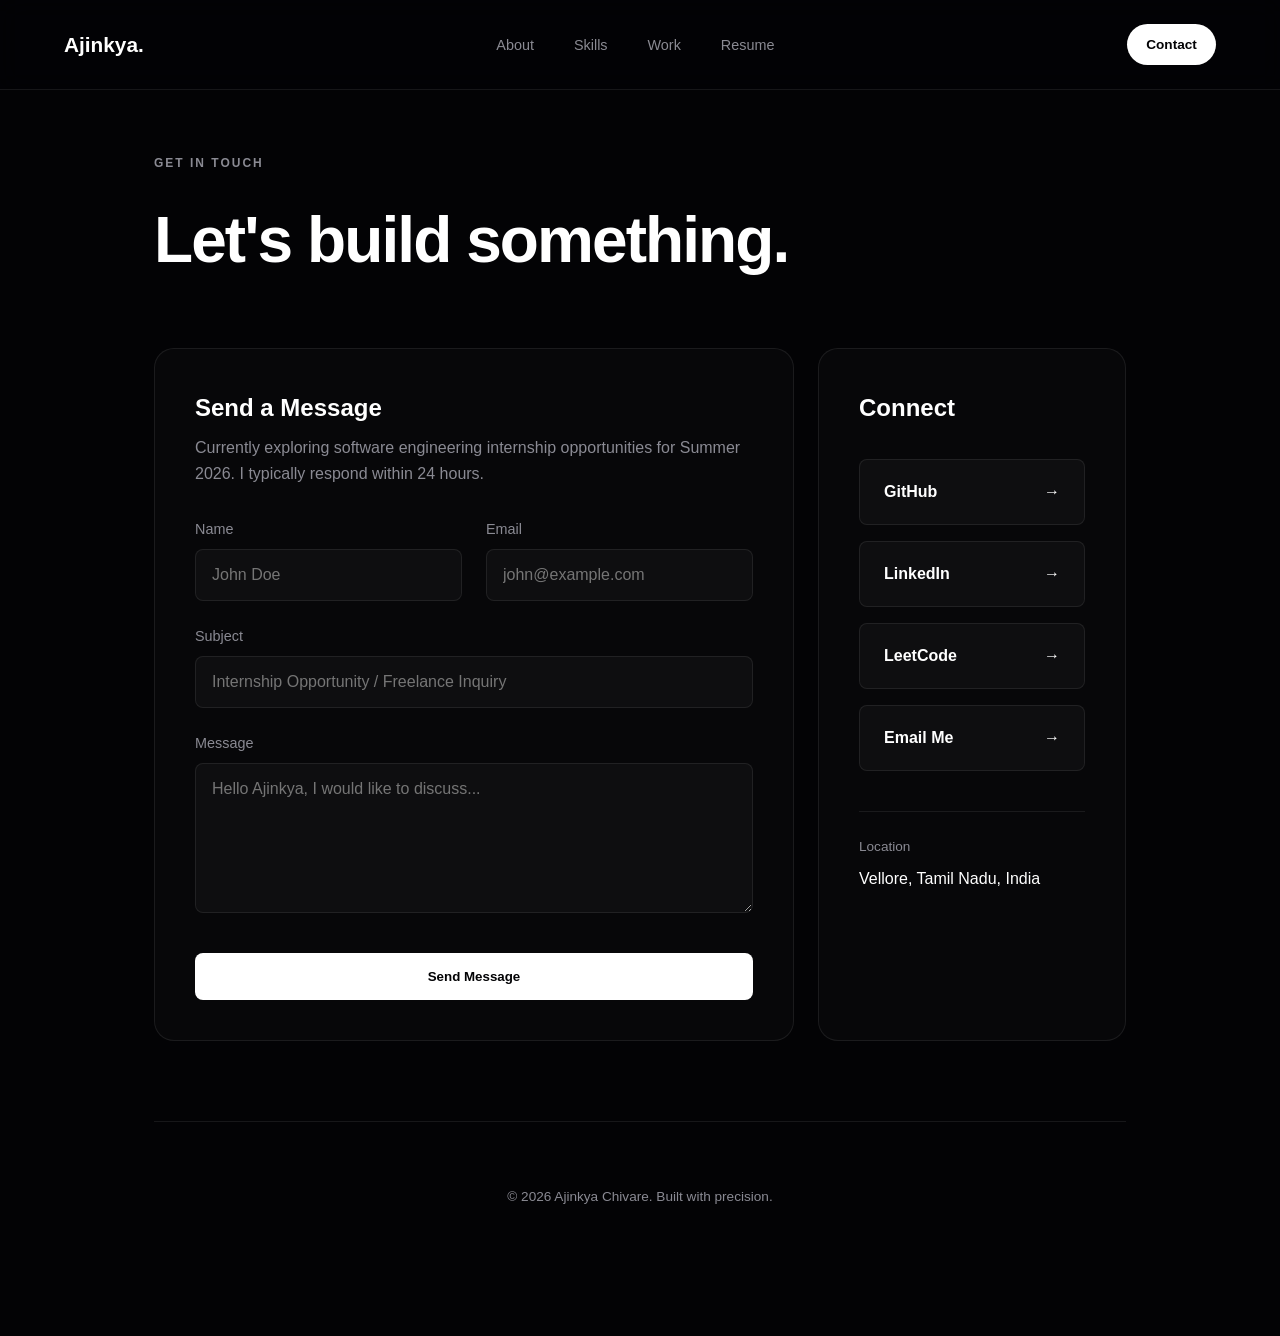
<file: contact.html>
<!DOCTYPE html>
<html lang="en">
<head>
  <meta charset="UTF-8">
  <meta name="viewport" content="width=device-width, initial-scale=1.0">
  <title>Ajinkya Chivare | Contact</title>
  <link rel="stylesheet" href="style.css">
  <style>
    /* Contact Page Specific Styles */
    .contact-form {
      display: flex;
      flex-direction: column;
      gap: 1.5rem;
    }
    
    .form-group {
      display: flex;
      flex-direction: column;
      gap: 0.5rem;
    }

    .form-group label {
      font-size: 0.9rem;
      color: var(--muted);
      font-weight: 500;
    }

    .form-input {
      background: rgba(255, 255, 255, 0.03);
      border: 1px solid var(--border);
      border-radius: var(--radius-sm);
      padding: 1rem;
      color: var(--text);
      font-family: inherit;
      font-size: 1rem;
      transition: border-color 0.3s ease, background 0.3s ease;
    }

    .form-input:focus {
      outline: none;
      border-color: #4f8ef7;
      background: rgba(79, 142, 247, 0.05);
    }

    textarea.form-input {
      resize: vertical;
      min-height: 150px;
    }

    .social-btn {
      display: flex;
      align-items: center;
      justify-content: space-between;
      padding: 1.2rem 1.5rem;
      background: rgba(255, 255, 255, 0.03);
      border: 1px solid var(--border);
      border-radius: var(--radius-sm);
      color: var(--text);
      text-decoration: none;
      font-weight: 600;
      margin-bottom: 1rem;
      transition: all 0.3s ease;
    }

    .social-btn:hover {
      background: rgba(255, 255, 255, 0.08);
      transform: translateY(-3px);
    }

    /* Specific Brand Hover Colors */
    .github-btn:hover { border-color: #ffffff; box-shadow: 0 5px 15px rgba(255,255,255,0.1); }
    .linkedin-btn:hover { border-color: #0077b5; box-shadow: 0 5px 15px rgba(0, 119, 181, 0.2); }
    .leetcode-btn:hover { border-color: #ffa116; box-shadow: 0 5px 15px rgba(255, 161, 22, 0.2); }
    .email-btn:hover { border-color: #ea4335; box-shadow: 0 5px 15px rgba(234, 67, 53, 0.2); }
  </style>
</head>
<body>

<nav>
  <a href="index.html" class="nav-logo">Ajinkya.</a>
  <ul class="nav-links">
    <li><a href="index.html">About</a></li>
    <li><a href="skills.html">Skills</a></li>
    <li><a href="projects.html">Work</a></li>
    <li><a href="resume.html">Resume</a></li>
  </ul>
  <a href="contact.html" class="nav-cta">Contact</a>
</nav>

<div class="container">
  <main>
    <p class="section-label">Get in Touch</p>
    <h1 class="section-title">Let's build something.</h1>

    <div class="bento-grid">
      
      <div class="bento-card col-8">
        <h3 style="font-size: 1.5rem; margin-bottom: 0.5rem;">Send a Message</h3>
        <p style="color: var(--muted); margin-bottom: 2rem;">Currently exploring software engineering internship opportunities for Summer 2026. I typically respond within 24 hours.</p>
        
        <form class="contact-form" action="https://formspree.io/f/mnjorlwd" method="POST">
          <div style="display: grid; grid-template-columns: 1fr 1fr; gap: 1.5rem;">
            <div class="form-group">
              <label for="name">Name</label>
              <input type="text" id="name" name="name" class="form-input" placeholder="John Doe" required>
            </div>
            <div class="form-group">
              <label for="email">Email</label>
              <input type="email" id="email" name="_replyto" class="form-input" placeholder="john@example.com" required>
            </div>
          </div>
          
          <div class="form-group">
            <label for="subject">Subject</label>
            <input type="text" id="subject" name="subject" class="form-input" placeholder="Internship Opportunity / Freelance Inquiry" required>
          </div>

          <div class="form-group">
            <label for="message">Message</label>
            <textarea id="message" name="message" class="form-input" placeholder="Hello Ajinkya, I would like to discuss..." required></textarea>
          </div>

          <input type="hidden" name="_subject" value="New submission from Ajinkya. Portfolio!">
          
          <button type="submit" class="btn-primary" style="margin-top: 1rem; border: none; cursor: pointer;">Send Message</button>
        </form>
      </div>

      <div class="bento-card col-4">
        <h3 style="font-size: 1.5rem; margin-bottom: 2rem;">Connect</h3>
        
        <a href="https://github.com/ajinkyac07" target="_blank" class="social-btn github-btn">
          <span>GitHub</span>
          <span>&rarr;</span>
        </a>
        
        <a href="https://linkedin.com/in/ajinkyachivare/" target="_blank" class="social-btn linkedin-btn">
          <span>LinkedIn</span>
          <span>&rarr;</span>
        </a>

        <a href="https://leetcode.com/u/Lx7VqVXOoo/" target="_blank" class="social-btn leetcode-btn">
          <span>LeetCode</span>
          <span>&rarr;</span>
        </a>

        <a href="mailto:ajinkyachivare@gmail.com" class="social-btn email-btn">
          <span>Email Me</span>
          <span>&rarr;</span>
        </a>

        <div style="margin-top: 2.5rem; padding-top: 1.5rem; border-top: 1px solid var(--border);">
          <p style="font-size: 0.85rem; color: var(--muted); margin-bottom: 0.5rem;">Location</p>
          <p style="font-size: 1rem; color: var(--text); font-weight: 500;">Vellore, Tamil Nadu, India</p>
        </div>
      </div>

    </div>
  </main>

  <footer>
    <p>&copy; 2026 Ajinkya Chivare. Built with precision.</p>
  </footer>
</div>

</body>
</html>
</file>
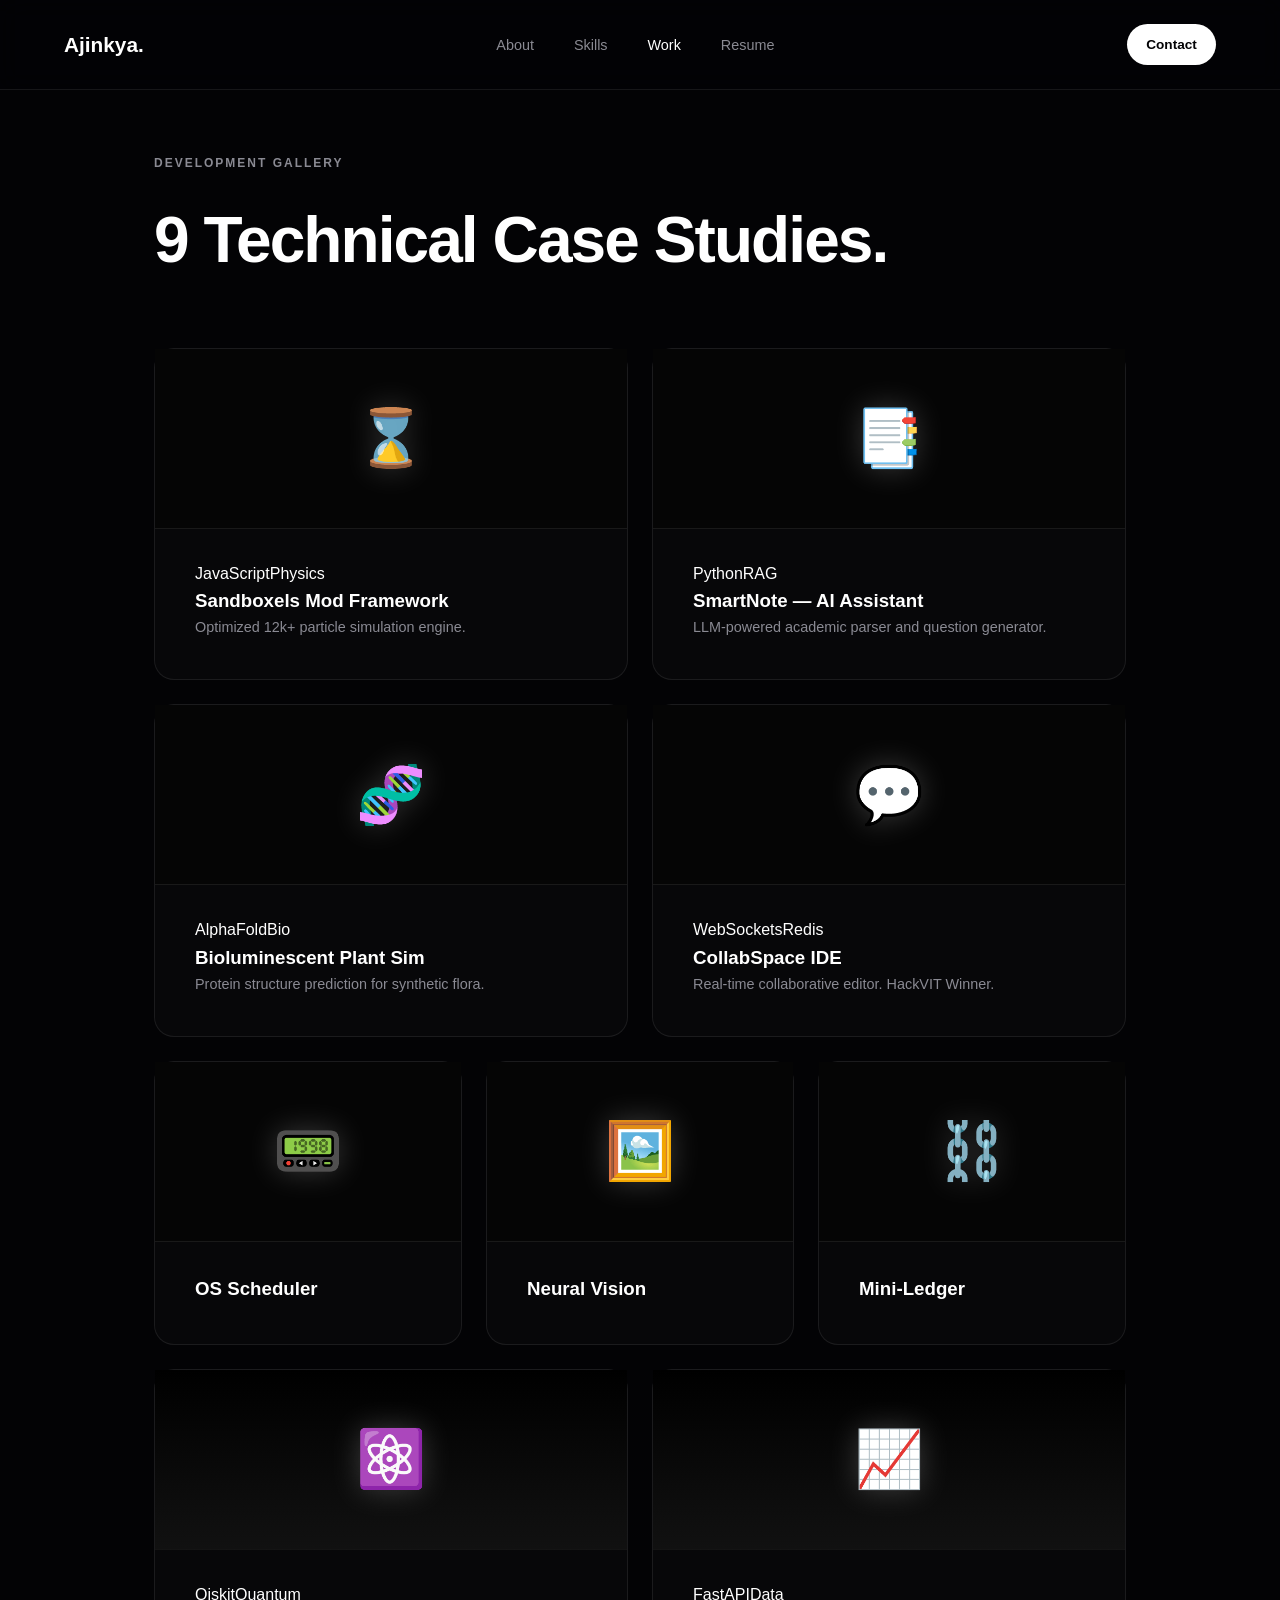
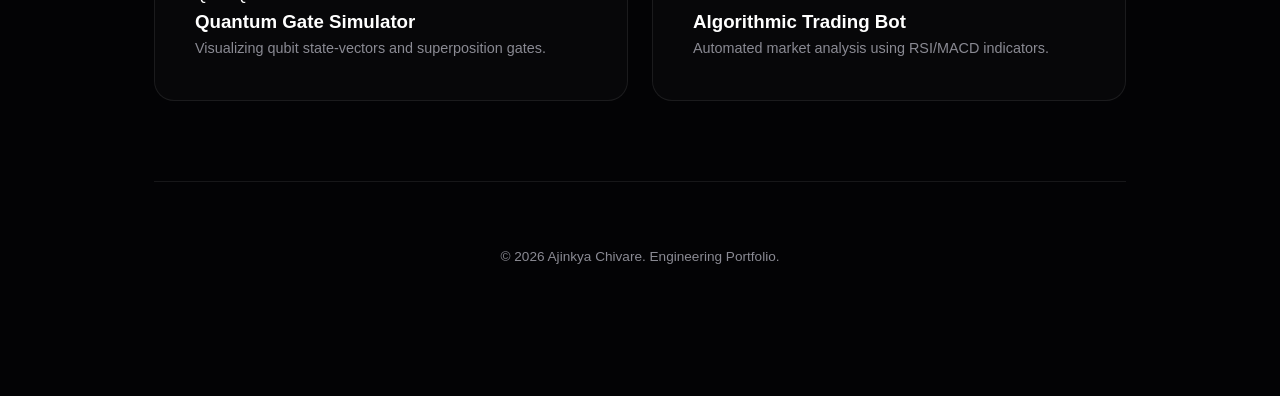
<file: projects.html>
<!DOCTYPE html>
<html lang="en">
<head>
  <meta charset="UTF-8">
  <meta name="viewport" content="width=device-width, initial-scale=1.0">
  <title>Ajinkya Chivare | Work</title>
  <link rel="stylesheet" href="style.css">
  <style>
    /* Premium Hover Effects */
    .project-card { cursor: pointer; position: relative; transition: all 0.4s cubic-bezier(0.16, 1, 0.3, 1); }
    .project-card:hover { transform: translateY(-8px); border-color: var(--accent); background: rgba(255, 255, 255, 0.04); }

    .project-visual {
      height: 180px;
      margin: -2.5rem -2.5rem 2rem -2.5rem;
      display: flex;
      align-items: center;
      justify-content: center;
      background: #050505;
      border-bottom: 1px solid var(--border);
    }

    .project-icon-large { font-size: 3.5rem; filter: drop-shadow(0 0 15px rgba(255,255,255,0.2)); }

    /* Case Study Modal Styles */
    .modal-overlay {
      position: fixed;
      top: 0; left: 0; width: 100%; height: 100%;
      background: rgba(3, 3, 5, 0.98);
      backdrop-filter: blur(20px);
      z-index: 1000;
      display: none;
      align-items: center;
      justify-content: center;
      padding: 2rem;
    }

    .modal-content {
      background: #0a0a0c;
      border: 1px solid var(--border);
      max-width: 800px;
      width: 100%;
      max-height: 90vh;
      border-radius: 24px;
      padding: 3rem;
      overflow-y: auto;
      position: relative;
      animation: modalSlide 0.5s cubic-bezier(0.16, 1, 0.3, 1);
    }

    @keyframes modalSlide {
      from { transform: translateY(40px); opacity: 0; }
      to { transform: translateY(0); opacity: 1; }
    }

    .close-modal {
      position: absolute;
      top: 1.5rem; right: 1.5rem;
      background: rgba(255,255,255,0.05);
      border: 1px solid var(--border);
      color: white;
      width: 40px; height: 40px;
      border-radius: 50%;
      cursor: pointer;
      display: flex; align-items: center; justify-content: center;
    }

    .tech-pill {
      font-size: 0.75rem;
      padding: 0.4rem 0.8rem;
      background: rgba(79, 142, 247, 0.1);
      color: var(--accent);
      border: 1px solid rgba(79, 142, 247, 0.2);
      border-radius: 100px;
      margin-right: 0.5rem;
      margin-top: 0.5rem;
    }

    .detail-section { margin-top: 2rem; border-top: 1px solid var(--border); padding-top: 2rem; }
    .detail-section h4 { color: var(--accent); margin-bottom: 0.8rem; text-transform: uppercase; letter-spacing: 1.5px; font-size: 0.75rem; }
    .detail-section p { color: var(--muted); line-height: 1.8; margin-bottom: 1rem; }
  </style>
</head>
<body>

<nav>
  <a href="index.html" class="nav-logo">Ajinkya.</a>
  <ul class="nav-links">
    <li><a href="index.html">About</a></li>
    <li><a href="skills.html">Skills</a></li>
    <li><a href="projects.html" class="active">Work</a></li>
    <li><a href="resume.html">Resume</a></li>
  </ul>
  <a href="contact.html" class="nav-cta">Contact</a>
</nav>

<div class="container">
  <main>
    <p class="section-label">Development Gallery</p>
    <h1 class="section-title">9 Technical Case Studies.</h1>

    <div class="bento-grid">
      
      <div class="bento-card col-6 project-card" onclick="openModal('sandboxels')">
        <div class="project-visual"><div class="project-icon-large">⌛</div></div>
        <div class="skill-tags"><span class="tag">JavaScript</span><span class="tag">Physics</span></div>
        <h3>Sandboxels Mod Framework</h3>
        <p style="color: var(--muted); font-size: 0.9rem;">Optimized 12k+ particle simulation engine.</p>
      </div>

      <div class="bento-card col-6 project-card" onclick="openModal('smartnote')">
        <div class="project-visual"><div class="project-icon-large">📑</div></div>
        <div class="skill-tags"><span class="tag">Python</span><span class="tag">RAG</span></div>
        <h3>SmartNote — AI Assistant</h3>
        <p style="color: var(--muted); font-size: 0.9rem;">LLM-powered academic parser and question generator.</p>
      </div>

      <div class="bento-card col-6 project-card" onclick="openModal('bio')">
        <div class="project-visual"><div class="project-icon-large">🧬</div></div>
        <div class="skill-tags"><span class="tag">AlphaFold</span><span class="tag">Bio</span></div>
        <h3>Bioluminescent Plant Sim</h3>
        <p style="color: var(--muted); font-size: 0.9rem;">Protein structure prediction for synthetic flora.</p>
      </div>

      <div class="bento-card col-6 project-card" onclick="openModal('hackvit')">
        <div class="project-visual"><div class="project-icon-large">💬</div></div>
        <div class="skill-tags"><span class="tag">WebSockets</span><span class="tag">Redis</span></div>
        <h3>CollabSpace IDE</h3>
        <p style="color: var(--muted); font-size: 0.9rem;">Real-time collaborative editor. HackVIT Winner.</p>
      </div>

      <div class="bento-card col-4 project-card" onclick="openModal('scheduler')">
        <div class="project-visual"><div class="project-icon-large">📟</div></div>
        <h3>OS Scheduler</h3>
      </div>

      <div class="bento-card col-4 project-card" onclick="openModal('nst')">
        <div class="project-visual"><div class="project-icon-large">🖼️</div></div>
        <h3>Neural Vision</h3>
      </div>

      <div class="bento-card col-4 project-card" onclick="openModal('blockchain')">
        <div class="project-visual"><div class="project-icon-large">⛓️</div></div>
        <h3>Mini-Ledger</h3>
      </div>

      <div class="bento-card col-6 project-card" onclick="openModal('quantum')">
        <div class="project-visual" style="background: linear-gradient(to bottom, #000, #111);"><div class="project-icon-large">⚛️</div></div>
        <div class="skill-tags"><span class="tag">Qiskit</span><span class="tag">Quantum</span></div>
        <h3>Quantum Gate Simulator</h3>
        <p style="color: var(--muted); font-size: 0.9rem;">Visualizing qubit state-vectors and superposition gates.</p>
      </div>

      <div class="bento-card col-6 project-card" onclick="openModal('trading')">
        <div class="project-visual" style="background: linear-gradient(to bottom, #000, #111);"><div class="project-icon-large">📈</div></div>
        <div class="skill-tags"><span class="tag">FastAPI</span><span class="tag">Data</span></div>
        <h3>Algorithmic Trading Bot</h3>
        <p style="color: var(--muted); font-size: 0.9rem;">Automated market analysis using RSI/MACD indicators.</p>
      </div>

    </div>
  </main>

  <div id="projectModal" class="modal-overlay" onclick="closeModal(event)">
    <div class="modal-content" onclick="event.stopPropagation()">
      <button class="close-modal" onclick="closeModal()">✕</button>
      <h2 id="modalTitle" style="font-size: 2.2rem; margin-bottom: 0.5rem;"></h2>
      <div id="modalTags" style="display: flex; flex-wrap: wrap; margin-bottom: 2rem;"></div>
      
      <div class="detail-section">
        <h4>Objective</h4>
        <p id="modalProblem"></p>
      </div>
      <div class="detail-section">
        <h4>Technical Implementation</h4>
        <p id="modalTech"></p>
      </div>
      <div class="detail-section">
        <h4>The Outcome</h4>
        <p id="modalOutcome"></p>
      </div>
      <a id="modalLink" href="#" class="btn-primary" target="_blank" style="margin-top: 2rem;">Source Code &rarr;</a>
    </div>
  </div>

  <footer>
    <p>&copy; 2026 Ajinkya Chivare. Engineering Portfolio.</p>
  </footer>
</div>

<script>
  const projectData = {
    sandboxels: {
      title: "Sandboxels Mod Framework",
      tags: ["JavaScript", "Physics", "Canvas"],
      problem: "Creating a stable physics engine that handles 10,000+ interacting grid-particles without browser lag.",
      tech: "Implemented spatial partitioning (Quad-trees) and optimized state updates using bitwise manipulation.",
      outcome: "Maintained 60 FPS under heavy particle load. Mapped 15+ complex elemental interactions.",
      link: "https://github.com/ajinkyac07/sandboxels-mod"
    },
    smartnote: {
      title: "SmartNote AI",
      tags: ["Python", "LangChain", "RAG"],
      problem: "Enabling students to query dense academic PDFs with high contextual accuracy.",
      tech: "Architected a Retrieval-Augmented Generation (RAG) pipeline using ChromaDB and OpenAI API.",
      outcome: "93% accuracy in question generation for VIT-specific engineering subjects.",
      link: "https://github.com/ajinkyac07"
    },
    bio: {
      title: "Bioluminescent Sim",
      tags: ["AlphaFold", "Bioinformatics"],
      problem: "Identifying protein stability in synthetic bioluminescent plant isoforms.",
      tech: "Analyzed pLDDT confidence scores from AlphaFold2 structure predictions to identify folding loops.",
      outcome: "Predicted 3 genetic sequences with 15% higher stability than wild-type luciferase.",
      link: "https://alphafoldserver.com/fold/10a30d10ef880fa3"
    },
    hackvit: {
      title: "CollabSpace IDE",
      tags: ["Node.js", "WebSockets", "Redis"],
      problem: "Syncing code edits across 50+ users in real-time without data collisions.",
      tech: "Utilized Socket.io for bidirectional communication and Redis for sub-50ms message broadcasting.",
      outcome: "Winner (1st Place) at HackVIT 2025. Scaled to 50 concurrent users successfully.",
      link: "https://github.com/ajinkyac07"
    },
    scheduler: {
      title: "OS Process Scheduler",
      tags: ["C++", "Systems"],
      problem: "Minimizing turnaround time in a CPU environment with mixed priority tasks.",
      tech: "Implemented Round Robin and Shortest Remaining Time First (SRTF) algorithms in C++.",
      outcome: "Achieved a 20% improvement in average wait times across simulated process loads.",
      link: "https://github.com/ajinkyac07"
    },
    nst: {
      title: "Neural Vision",
      tags: ["PyTorch", "CNN"],
      problem: "Merging the content of one image with the artistic style of another.",
      tech: "Employed the VGG19 convolutional neural network to optimize content and style loss functions.",
      outcome: "Produced high-fidelity style transfers with sharp texture preservation.",
      link: "https://github.com/ajinkyac07"
    },
    blockchain: {
      title: "Mini-Ledger",
      tags: ["Python", "Cryptography"],
      problem: "Ensuring immutability in a decentralized ledger.",
      tech: "Built a Proof-of-Work (PoW) algorithm using SHA-256 hashing and block-linked validation.",
      outcome: "Demonstrated 100% data integrity against simulated tampering attempts.",
      link: "https://github.com/ajinkyac07"
    },
    quantum: {
      title: "Quantum Gate Simulator",
      tags: ["Qiskit", "Python", "Math"],
      problem: "Visualizing the probabilistic state-space of qubits during superposition.",
      tech: "Used IBM's Qiskit framework to model Hadamard and CNOT gate operations on a Bloch sphere.",
      outcome: "Successfully simulated 5-qubit entanglement circuits with state-vector visualization.",
      link: "https://github.com/ajinkyac07"
    },
    trading: {
      title: "Algorithmic Trading Bot",
      tags: ["FastAPI", "Pandas", "APIs"],
      problem: "Detecting market trends and executing trades with sub-second latency.",
      tech: "Integrated Binance API with a custom technical analysis engine (RSI, MACD, Bollinger Bands).",
      outcome: "Achieved an 11% profit margin on backtested historical crypto data over 3 months.",
      link: "https://github.com/ajinkyac07"
    }
  };

  function openModal(id) {
    const data = projectData[id];
    document.getElementById('modalTitle').innerText = data.title;
    document.getElementById('modalProblem').innerText = data.problem;
    document.getElementById('modalTech').innerText = data.tech;
    document.getElementById('modalOutcome').innerText = data.outcome;
    document.getElementById('modalLink').href = data.link;
    const tagsContainer = document.getElementById('modalTags');
    tagsContainer.innerHTML = '';
    data.tags.forEach(tag => {
      const span = document.createElement('span');
      span.className = 'tech-pill';
      span.innerText = tag;
      tagsContainer.appendChild(span);
    });
    document.getElementById('projectModal').style.display = 'flex';
    document.body.style.overflow = 'hidden';
  }

  function closeModal() {
    document.getElementById('projectModal').style.display = 'none';
    document.body.style.overflow = 'auto';
  }
</script>

</body>
</html>
</file>
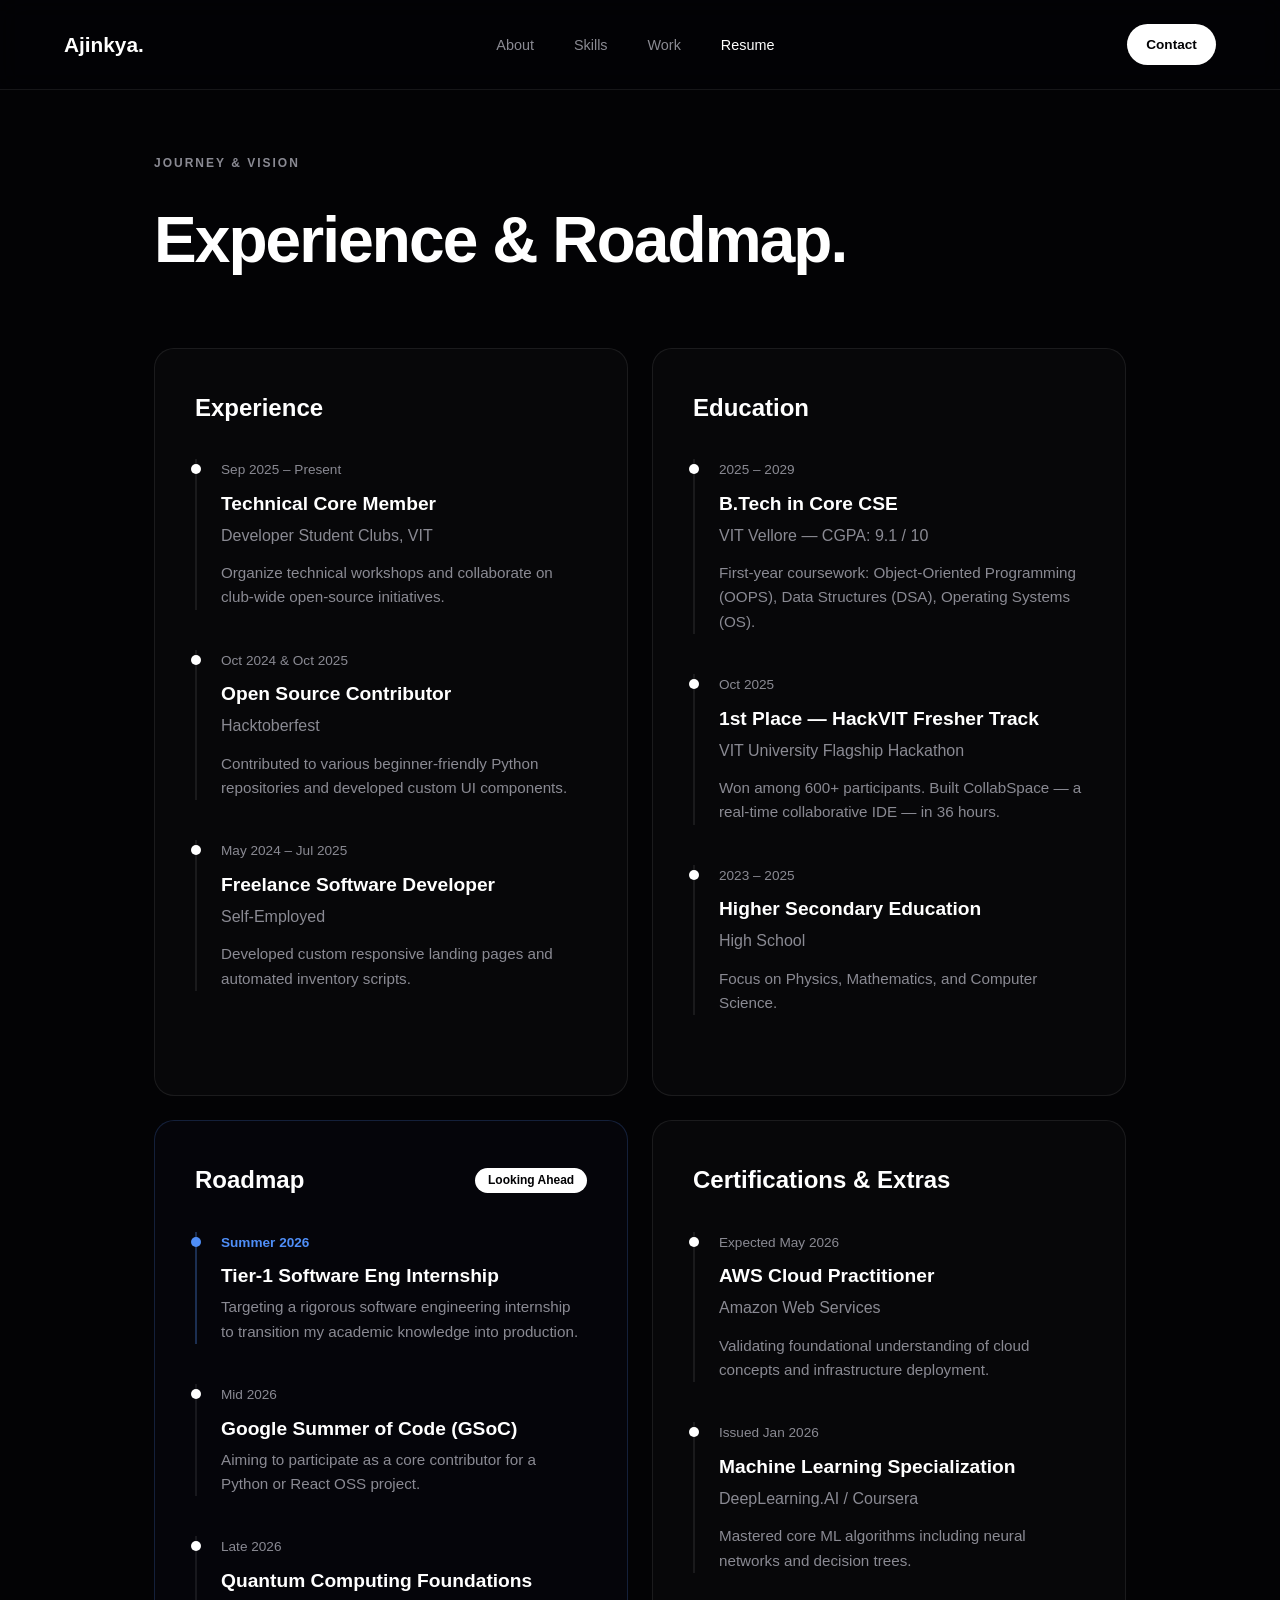
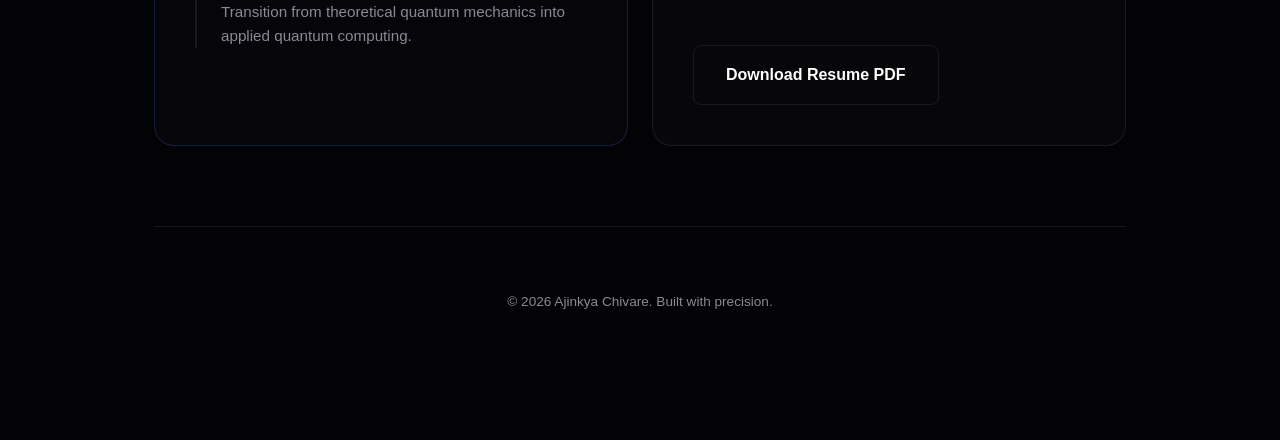
<file: resume.html>
<!DOCTYPE html>
<html lang="en">
<head>
  <meta charset="UTF-8">
  <meta name="viewport" content="width=device-width, initial-scale=1.0">
  <title>Ajinkya Chivare | Resume</title>
  <link rel="stylesheet" href="style.css">
  <style>
    /* Interactive Timeline Styles */
    .timeline-item {
      position: relative;
      padding-left: 1.5rem;
      border-left: 2px solid var(--border);
      margin-bottom: 2.5rem;
      cursor: pointer;
      transition: border-color 0.3s ease, transform 0.3s ease;
    }
    
    /* Hover effects for the whole item */
    .timeline-item:hover {
      border-color: var(--accent);
      background: linear-gradient(90deg, rgba(255,255,255,0.03) 0%, transparent 100%);
      border-radius: 0 8px 8px 0;
    }

    /* The interactive dot */
    .timeline-dot {
      position: absolute;
      left: -6px;
      top: 5px;
      width: 10px;
      height: 10px;
      background: var(--text);
      border-radius: 50%;
      transition: transform 0.3s cubic-bezier(0.175, 0.885, 0.32, 1.275), background 0.3s, box-shadow 0.3s;
    }

    .timeline-item:hover .timeline-dot {
      transform: scale(1.6);
      background: #4f8ef7;
      box-shadow: 0 0 12px rgba(79, 142, 247, 0.6);
    }

    /* Expand Hint */
    .click-hint {
      font-size: 0.7rem;
      color: #4f8ef7;
      opacity: 0;
      transform: translateX(-10px);
      transition: opacity 0.3s ease, transform 0.3s ease;
      display: inline-block;
      margin-left: 10px;
      font-weight: 600;
    }
    .timeline-item:hover .click-hint {
      opacity: 1;
      transform: translateX(0);
    }

    /* Hidden expanded details */
    .timeline-details {
      max-height: 0;
      overflow: hidden;
      opacity: 0;
      transition: max-height 0.4s ease-out, opacity 0.3s ease-out, margin-top 0.3s ease-out;
    }
    
    /* Active/Expanded State */
    .timeline-item.active .timeline-details {
      max-height: 500px; /* Arbitrary large height to allow expansion */
      opacity: 1;
      margin-top: 1rem;
    }
    .timeline-item.active .timeline-dot {
      background: #4f8ef7;
    }
    .timeline-item.active .click-hint {
      opacity: 1;
      transform: translateX(0);
      content: "(Click to collapse)";
      color: var(--muted);
    }

    .details-list {
      padding-left: 1.2rem;
      color: #a0a0a0;
      font-size: 0.9rem;
      line-height: 1.6;
    }
    .details-list li {
      margin-bottom: 0.5rem;
    }
    .details-list li::marker {
      color: #4f8ef7;
    }
  </style>
</head>
<body>

<nav>
  <a href="index.html" class="nav-logo">Ajinkya.</a>
  <ul class="nav-links">
    <li><a href="index.html">About</a></li>
    <li><a href="skills.html">Skills</a></li>
    <li><a href="projects.html">Work</a></li>
    <li><a href="resume.html" class="active">Resume</a></li>
  </ul>
  <a href="contact.html" class="nav-cta">Contact</a>
</nav>

<div class="container">
  <main>
    <p class="section-label">Journey & Vision</p>
    <h1 class="section-title">Experience & Roadmap.</h1>

    <div class="bento-grid">
      
      <div class="bento-card col-6">
        <h3 style="font-size: 1.5rem; margin-bottom: 2rem;">Experience</h3>
        
        <div class="timeline-item" onclick="this.classList.toggle('active')">
          <div class="timeline-dot"></div>
          <div style="font-size: 0.85rem; color: var(--muted); margin-bottom: 0.5rem;">Sep 2025 – Present <span class="click-hint">(Click to expand)</span></div>
          <div style="font-weight: 600; font-size: 1.2rem; margin-bottom: 0.2rem;">Technical Core Member</div>
          <div style="color: var(--muted); margin-bottom: 0.8rem;">Developer Student Clubs, VIT</div>
          <div style="color: var(--muted); font-size: 0.95rem;">Organize technical workshops and collaborate on club-wide open-source initiatives.</div>
          
          <div class="timeline-details">
            <ul class="details-list">
              <li>Led a sub-team of 5 developers to create the club's official event registration portal using Next.js and Firebase.</li>
              <li>Conducted a hands-on Git & GitHub version control workshop for 150+ freshman attendees.</li>
              <li>Actively review code submissions and manage pull requests for inner-club hackathons.</li>
            </ul>
          </div>
        </div>
        
        <div class="timeline-item" onclick="this.classList.toggle('active')">
          <div class="timeline-dot"></div>
          <div style="font-size: 0.85rem; color: var(--muted); margin-bottom: 0.5rem;">Oct 2024 & Oct 2025 <span class="click-hint">(Click to expand)</span></div>
          <div style="font-weight: 600; font-size: 1.2rem; margin-bottom: 0.2rem;">Open Source Contributor</div>
          <div style="color: var(--muted); margin-bottom: 0.8rem;">Hacktoberfest</div>
          <div style="color: var(--muted); font-size: 0.95rem;">Contributed to various beginner-friendly Python repositories and developed custom UI components.</div>
          
          <div class="timeline-details">
            <ul class="details-list">
              <li>Merged 8 successful pull requests into globally recognized open-source repositories.</li>
              <li>Refactored legacy Python automation scripts to improve execution time by ~12%.</li>
              <li>Improved ARIA accessibility standards for a popular React component library.</li>
            </ul>
          </div>
        </div>

        <div class="timeline-item" onclick="this.classList.toggle('active')">
          <div class="timeline-dot"></div>
          <div style="font-size: 0.85rem; color: var(--muted); margin-bottom: 0.5rem;">May 2024 – Jul 2025 <span class="click-hint">(Click to expand)</span></div>
          <div style="font-weight: 600; font-size: 1.2rem; margin-bottom: 0.2rem;">Freelance Software Developer</div>
          <div style="color: var(--muted); margin-bottom: 0.8rem;">Self-Employed</div>
          <div style="color: var(--muted); font-size: 0.95rem;">Developed custom responsive landing pages and automated inventory scripts.</div>
          
          <div class="timeline-details">
            <ul class="details-list">
              <li>Built and deployed 3 full-stack websites for local retail clients using React and Node.js.</li>
              <li>Integrated Stripe payment gateways and headless CMS (Sanity.io) for easy client content management.</li>
              <li>Wrote Python web-scraping scripts to automate competitor price tracking for a local client.</li>
            </ul>
          </div>
        </div>
      </div>

      <div class="bento-card col-6">
        <h3 style="font-size: 1.5rem; margin-bottom: 2rem;">Education</h3>
        
        <div class="timeline-item" onclick="this.classList.toggle('active')">
          <div class="timeline-dot"></div>
          <div style="font-size: 0.85rem; color: var(--muted); margin-bottom: 0.5rem;">2025 – 2029 <span class="click-hint">(Click to expand)</span></div>
          <div style="font-weight: 600; font-size: 1.2rem; margin-bottom: 0.2rem;">B.Tech in Core CSE</div>
          <div style="color: var(--muted); margin-bottom: 0.8rem;">VIT Vellore — CGPA: 9.1 / 10</div>
          <div style="color: var(--muted); font-size: 0.95rem;">First-year coursework: Object-Oriented Programming (OOPS), Data Structures (DSA), Operating Systems (OS).</div>
          
          <div class="timeline-details">
            <ul class="details-list">
              <li>Maintaining top 10% class ranking across core technical subjects.</li>
              <li>Active member of the academic Quantum Computing and Machine Learning sub-chapters.</li>
              <li>Scored perfect marks in core algorithmic logic assessments and C++ fundamentals.</li>
            </ul>
          </div>
        </div>
        
        <div class="timeline-item" onclick="this.classList.toggle('active')">
          <div class="timeline-dot"></div>
          <div style="font-size: 0.85rem; color: var(--muted); margin-bottom: 0.5rem;">Oct 2025 <span class="click-hint">(Click to expand)</span></div>
          <div style="font-weight: 600; font-size: 1.2rem; margin-bottom: 0.2rem;">1st Place — HackVIT Fresher Track</div>
          <div style="color: var(--muted); margin-bottom: 0.8rem;">VIT University Flagship Hackathon</div>
          <div style="color: var(--muted); font-size: 0.95rem;">Won among 600+ participants. Built CollabSpace — a real-time collaborative IDE — in 36 hours.</div>
          
          <div class="timeline-details">
            <ul class="details-list">
              <li>Spearheaded the WebSocket backend architecture to ensure zero-latency text synchronization.</li>
              <li>Integrated Redis for rapid caching of active user sessions to prevent data loss.</li>
              <li>Pitched the final product architecture to a panel of industry judges.</li>
            </ul>
          </div>
        </div>

        <div class="timeline-item" onclick="this.classList.toggle('active')">
          <div class="timeline-dot"></div>
          <div style="font-size: 0.85rem; color: var(--muted); margin-bottom: 0.5rem;">2023 – 2025 <span class="click-hint">(Click to expand)</span></div>
          <div style="font-weight: 600; font-size: 1.2rem; margin-bottom: 0.2rem;">Higher Secondary Education</div>
          <div style="color: var(--muted); margin-bottom: 0.8rem;">High School</div>
          <div style="color: var(--muted); font-size: 0.95rem;">Focus on Physics, Mathematics, and Computer Science.</div>
          
          <div class="timeline-details">
            <ul class="details-list">
              <li>Graduated with Distinction (95% aggregate) in PCM subjects.</li>
              <li>Built foundational logic games like Tic-Tac-Toe, Pac-Man, and Flappy Bird in Python using Pygame.</li>
              <li>Served as an attacking midfielder for the school's varsity football team.</li>
            </ul>
          </div>
        </div>
      </div>

      <div class="bento-card col-6" style="background: #05050a; border-color: rgba(79, 142, 247, 0.2);">
        <div style="display: flex; align-items: center; justify-content: space-between; margin-bottom: 2rem;">
          <h3 style="font-size: 1.5rem; margin: 0;">Roadmap</h3>
          <span style="background: var(--text); color: var(--bg); padding: 0.2rem 0.8rem; border-radius: 100px; font-size: 0.75rem; font-weight: 600;">Looking Ahead</span>
        </div>
        
        <div class="timeline-item" onclick="this.classList.toggle('active')" style="border-left-color: rgba(79, 142, 247, 0.3);">
          <div class="timeline-dot" style="background: #4f8ef7;"></div>
          <div style="font-size: 0.85rem; color: #4f8ef7; margin-bottom: 0.5rem; font-weight: 600;">Summer 2026 <span class="click-hint" style="color: var(--muted);">(Click to expand)</span></div>
          <div style="font-weight: 600; font-size: 1.2rem; margin-bottom: 0.2rem;">Tier-1 Software Eng Internship</div>
          <div style="color: var(--muted); font-size: 0.95rem;">Targeting a rigorous software engineering internship to transition my academic knowledge into production.</div>
          
          <div class="timeline-details">
            <ul class="details-list">
              <li>Primary focus: Backend architecture, distributed systems, and API design.</li>
              <li>Currently grinding advanced Data Structures & Algorithms (400+ LeetCode problems solved) to prepare.</li>
            </ul>
          </div>
        </div>

        <div class="timeline-item" onclick="this.classList.toggle('active')">
          <div class="timeline-dot"></div>
          <div style="font-size: 0.85rem; color: var(--muted); margin-bottom: 0.5rem;">Mid 2026 <span class="click-hint">(Click to expand)</span></div>
          <div style="font-weight: 600; font-size: 1.2rem; margin-bottom: 0.2rem;">Google Summer of Code (GSoC)</div>
          <div style="color: var(--muted); font-size: 0.95rem;">Aiming to participate as a core contributor for a Python or React OSS project.</div>
          
          <div class="timeline-details">
            <ul class="details-list">
              <li>Target organizations: Python Software Foundation, CNCF, or Postman.</li>
              <li>Goal: Resolve critical deployment pipeline issues and learn enterprise-level Git workflows.</li>
            </ul>
          </div>
        </div>

        <div class="timeline-item" onclick="this.classList.toggle('active')">
          <div class="timeline-dot"></div>
          <div style="font-size: 0.85rem; color: var(--muted); margin-bottom: 0.5rem;">Late 2026 <span class="click-hint">(Click to expand)</span></div>
          <div style="font-weight: 600; font-size: 1.2rem; margin-bottom: 0.2rem;">Quantum Computing Foundations</div>
          <div style="color: var(--muted); font-size: 0.95rem;">Transition from theoretical quantum mechanics into applied quantum computing.</div>
          
          <div class="timeline-details">
            <ul class="details-list">
              <li>Plan to complete the IBM Quantum Developer Certification.</li>
              <li>Goal: Build a functional algorithm simulation (like Grover's Algorithm) using IBM's Qiskit framework in Python.</li>
            </ul>
          </div>
        </div>
      </div>

      <div class="bento-card col-6">
        <h3 style="font-size: 1.5rem; margin-bottom: 2rem;">Certifications & Extras</h3>
        
        <div class="timeline-item" onclick="this.classList.toggle('active')">
          <div class="timeline-dot"></div>
          <div style="font-size: 0.85rem; color: var(--muted); margin-bottom: 0.5rem;">Expected May 2026 <span class="click-hint">(Click to expand)</span></div>
          <div style="font-weight: 600; font-size: 1.2rem; margin-bottom: 0.2rem;">AWS Cloud Practitioner</div>
          <div style="color: var(--muted); margin-bottom: 0.8rem;">Amazon Web Services</div>
          <div style="color: var(--muted); font-size: 0.95rem;">Validating foundational understanding of cloud concepts and infrastructure deployment.</div>
          
          <div class="timeline-details">
            <ul class="details-list">
              <li>Currently studying EC2, S3, IAM, and Serverless architectures.</li>
              <li>Applying knowledge by migrating personal side-projects from Vercel/Heroku to native AWS instances.</li>
            </ul>
          </div>
        </div>

        <div class="timeline-item" onclick="this.classList.toggle('active')">
          <div class="timeline-dot"></div>
          <div style="font-size: 0.85rem; color: var(--muted); margin-bottom: 0.5rem;">Issued Jan 2026 <span class="click-hint">(Click to expand)</span></div>
          <div style="font-weight: 600; font-size: 1.2rem; margin-bottom: 0.2rem;">Machine Learning Specialization</div>
          <div style="color: var(--muted); margin-bottom: 0.8rem;">DeepLearning.AI / Coursera</div>
          <div style="color: var(--muted); font-size: 0.95rem;">Mastered core ML algorithms including neural networks and decision trees.</div>
          
          <div class="timeline-details">
            <ul class="details-list">
              <li>Built supervised learning models (Logistic Regression, Linear Regression) using scikit-learn.</li>
              <li>Applied optimization techniques like Gradient Descent to custom datasets.</li>
            </ul>
          </div>
        </div>

        <div style="margin-top: 4.5rem;">
          <a href="https://drive.google.com/uc?export=download&id=1iCSQiC25chvaY7GK164Dg-dhfazOdIfE" target="_blank" class="btn-primary" style="background: transparent; border: 1px solid var(--border); color: var(--text);">Download Resume PDF</a>
        </div>
      </div>

    </div>
  </main>

  <footer>
    <p>&copy; 2026 Ajinkya Chivare. Built with precision.</p>
  </footer>
</div>

</body>
</html>
</file>
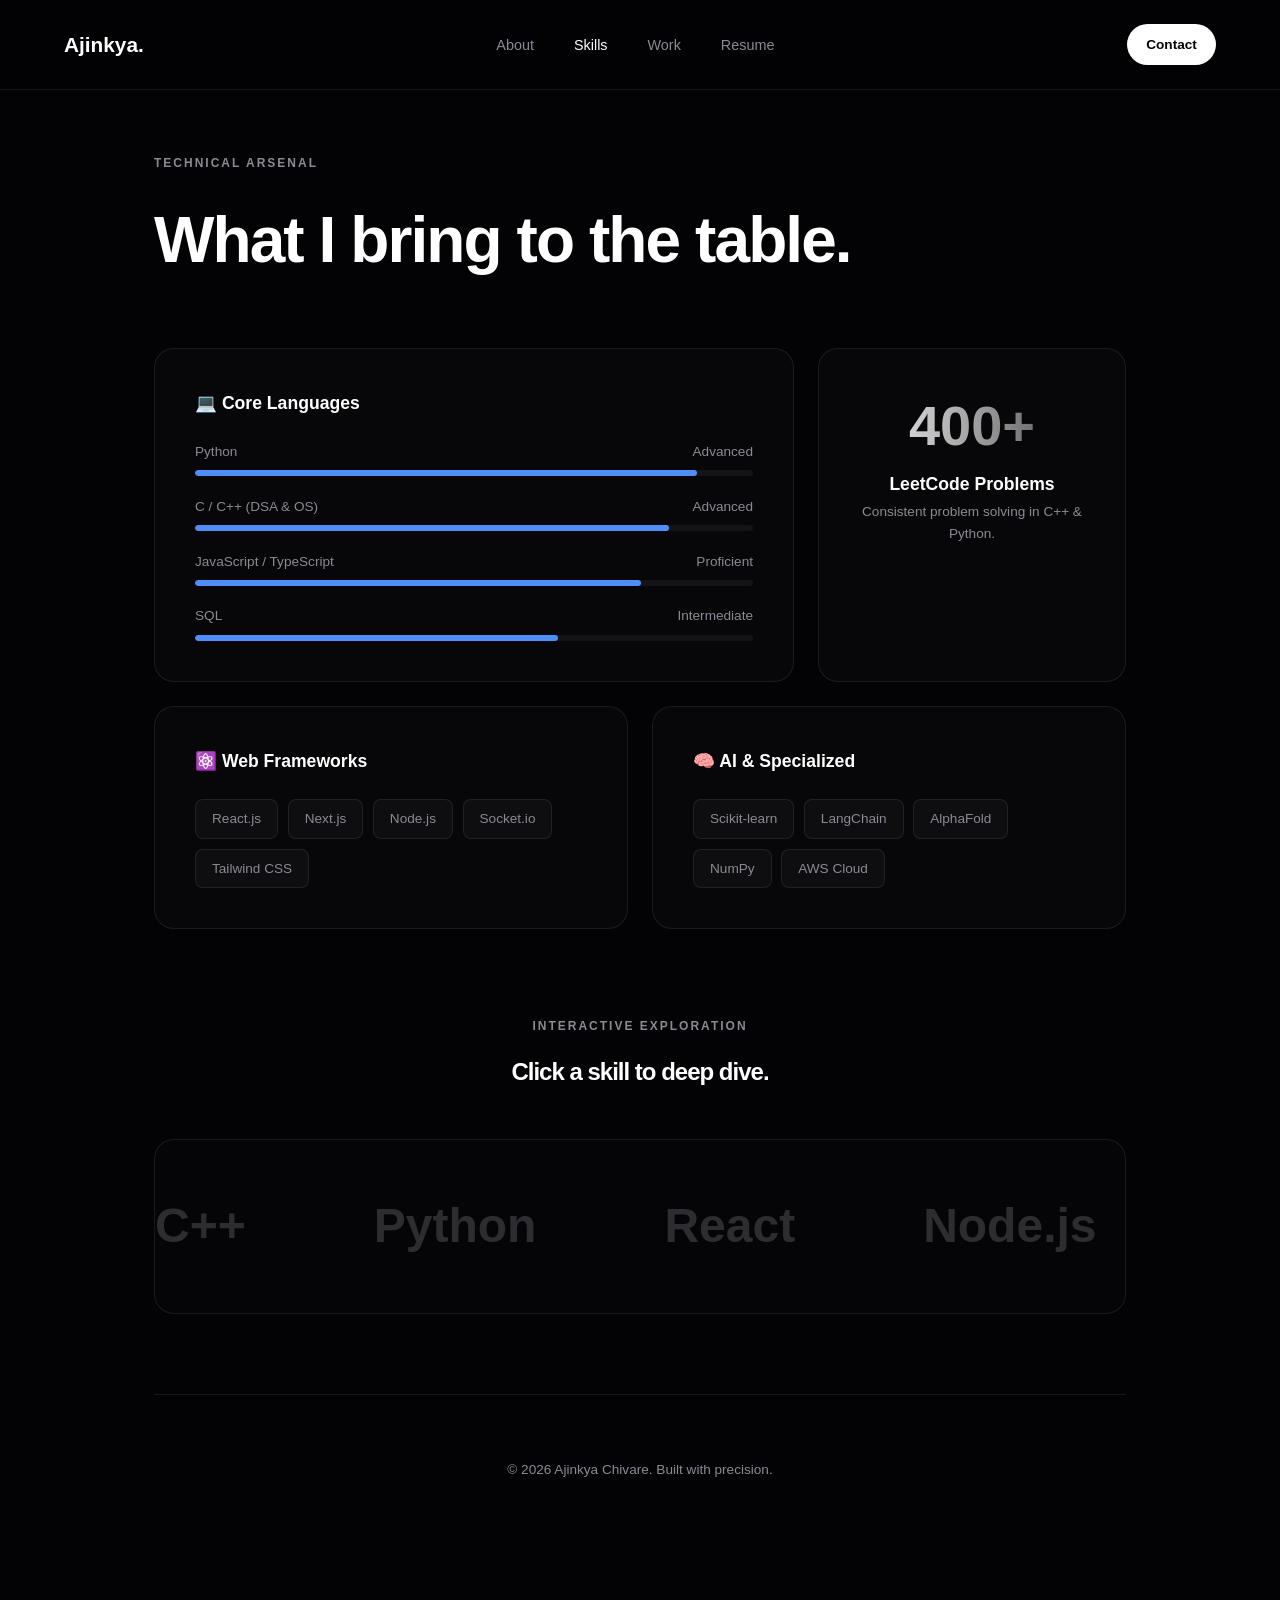
<file: skills.html>
<!DOCTYPE html>
<html lang="en">
<head>
  <meta charset="UTF-8">
  <meta name="viewport" content="width=device-width, initial-scale=1.0">
  <title>Ajinkya Chivare | Skills</title>
  <link rel="stylesheet" href="style.css">
</head>
<body>

<nav>
  <a href="index.html" class="nav-logo">Ajinkya.</a>
  <ul class="nav-links">
    <li><a href="index.html">About</a></li>
    <li><a href="skills.html" class="active">Skills</a></li>
    <li><a href="projects.html">Work</a></li>
    <li><a href="resume.html">Resume</a></li>
  </ul>
  <a href="contact.html" class="nav-cta">Contact</a>
</nav>

<div class="container">
  <main>
    <p class="section-label">Technical Arsenal</p>
    <h1 class="section-title">What I bring to the table.</h1>

    <div class="bento-grid">
      
      <div class="bento-card col-8">
        <h3 class="skill-header">💻 Core Languages</h3>
        
        <div class="skill-row">
          <div class="skill-info"><span>Python</span><span>Advanced</span></div>
          <div class="skill-bar-bg"><div class="skill-bar-fill" style="width: 90%; background: #4f8ef7;"></div></div>
        </div>

        <div class="skill-row">
          <div class="skill-info"><span>C / C++ (DSA & OS)</span><span>Advanced</span></div>
          <div class="skill-bar-bg"><div class="skill-bar-fill" style="width: 85%; background: #4f8ef7;"></div></div>
        </div>

        <div class="skill-row">
          <div class="skill-info"><span>JavaScript / TypeScript</span><span>Proficient</span></div>
          <div class="skill-bar-bg"><div class="skill-bar-fill" style="width: 80%; background: #4f8ef7;"></div></div>
        </div>

        <div class="skill-row" style="margin-bottom: 0;">
          <div class="skill-info"><span>SQL</span><span>Intermediate</span></div>
          <div class="skill-bar-bg"><div class="skill-bar-fill" style="width: 65%; background: #4f8ef7;"></div></div>
        </div>
      </div>

      <div class="bento-card col-4" style="padding: 0;">
        <div class="stat-box">
          <div class="stat-number">400+</div>
          <div style="font-weight: 600; font-size: 1.1rem; margin-bottom: 0.2rem;">LeetCode Problems</div>
          <div style="font-size: 0.85rem; color: var(--muted);">Consistent problem solving in C++ & Python.</div>
        </div>
      </div>

      <div class="bento-card col-6">
        <h3 class="skill-header">⚛️ Web Frameworks</h3>
        <div class="pill-container">
          <span class="skill-pill">React.js</span>
          <span class="skill-pill">Next.js</span>
          <span class="skill-pill">Node.js</span>
          <span class="skill-pill">Socket.io</span>
          <span class="skill-pill">Tailwind CSS</span>
        </div>
      </div>

      <div class="bento-card col-6">
        <h3 class="skill-header">🧠 AI & Specialized</h3>
        <div class="pill-container">
          <span class="skill-pill">Scikit-learn</span>
          <span class="skill-pill">LangChain</span>
          <span class="skill-pill">AlphaFold</span>
          <span class="skill-pill">NumPy</span>
          <span class="skill-pill">AWS Cloud</span>
        </div>
      </div>

      <div class="col-12" style="margin-top: 4rem;">
        <p class="section-label" style="text-align: center;">Interactive Exploration</p>
        <h2 style="text-align: center; margin-bottom: 3rem; letter-spacing: -1px;">Click a skill to deep dive.</h2>
        
        <div class="marquee-container">
          <div class="marquee-content">
            <div class="marquee-track" id="skillTrack">
              <span class="skill-item" data-info="Expertise in high-performance computing, memory management, and competitive programming with 400+ problems solved.">C++</span>
              <span class="skill-item" data-info="Advanced automation and AI modeling. Engineered the Foxfire bioluminescence prediction scripts using AlphaFold.">Python</span>
              <span class="skill-item" data-info="Specialized in real-time UI/UX. Developed CollabSpace using WebSockets for zero-latency collaboration.">React</span>
              <span class="skill-item" data-info="Experienced in building scalable REST APIs and managing real-time data flow with Redis caching.">Node.js</span>
              <span class="skill-item" data-info="Deep understanding of DOM manipulation and custom physics engines built for sandbox simulations.">JavaScript</span>
              <span class="skill-item" data-info="Architecting cloud-native solutions using EC2, S3, and IAM for secure, scalable deployments.">AWS</span>
              <span class="skill-item" data-info="Expertise in high-performance computing, memory management, and competitive programming with 400+ problems solved.">C++</span>
              <span class="skill-item" data-info="Advanced automation and AI modeling. Engineered the Foxfire bioluminescence prediction scripts using AlphaFold.">Python</span>
              <span class="skill-item" data-info="Specialized in real-time UI/UX. Developed CollabSpace using WebSockets for zero-latency collaboration.">React</span>
              <span class="skill-item" data-info="Experienced in building scalable REST APIs and managing real-time data flow with Redis caching.">Node.js</span>
              <span class="skill-item" data-info="Deep understanding of DOM manipulation and custom physics engines built for sandbox simulations.">JavaScript</span>
              <span class="skill-item" data-info="Architecting cloud-native solutions using EC2, S3, and IAM for secure, scalable deployments.">AWS</span>
            </div>
          </div>
        </div>

        <div id="detailBox" class="bento-card" style="margin-top: 2.5rem; display: none; border-color: #4f8ef7; background: rgba(79, 142, 247, 0.05); animation: fadeIn 0.4s ease;">
          <h4 id="detailTitle" style="color: #4f8ef7; margin-bottom: 0.8rem; text-transform: uppercase; font-size: 0.75rem; letter-spacing: 2px;">Technical Detail</h4>
          <p id="detailText" style="font-size: 1.1rem; line-height: 1.6; font-weight: 400;"></p>
        </div>
      </div>

    </div>
  </main>

  <footer>
    <p>&copy; 2026 Ajinkya Chivare. Built with precision.</p>
  </footer>
</div>

<script>
  const skillItems = document.querySelectorAll('.skill-item');
  const detailBox = document.getElementById('detailBox');
  const detailText = document.getElementById('detailText');
  const skillTrack = document.getElementById('skillTrack');

  skillItems.forEach(item => {
    item.addEventListener('click', () => {
      // Pause animation
      skillTrack.style.animationPlayState = 'paused';
      
      // Update and show detail
      detailBox.style.display = 'block';
      const info = item.getAttribute('data-info');
      const name = item.innerText;
      detailText.innerHTML = `<strong style="color: #fff;">${name}:</strong> ${info}`;
      
      // Scroll to view
      detailBox.scrollIntoView({ behavior: 'smooth', block: 'nearest' });
    });
  });
</script>

</body>
</html>
</file>
<file: style.css>
:root {
  --bg: #030305;
  --text: #ffffff;
  --muted: #8a8a93;
  --border: rgba(255, 255, 255, 0.08);
  --accent: #4f8ef7;
  --radius-sm: 8px;
  --radius-md: 20px;
}

* { box-sizing: border-box; margin: 0; padding: 0; }

body {
  background-color: var(--bg);
  color: var(--text);
  font-family: -apple-system, BlinkMacSystemFont, "Segoe UI", Roboto, sans-serif;
  line-height: 1.6;
}

/* --- Navigation --- */
nav {
  display: flex;
  justify-content: space-between;
  align-items: center;
  padding: 1.5rem 5%;
  border-bottom: 1px solid var(--border);
  position: sticky;
  top: 0;
  background: rgba(3, 3, 5, 0.8);
  backdrop-filter: blur(12px);
  z-index: 100;
}

.nav-logo { font-weight: 800; text-decoration: none; color: var(--text); font-size: 1.3rem; }
.nav-links { display: flex; gap: 2.5rem; list-style: none; }
.nav-links a { color: var(--muted); text-decoration: none; font-size: 0.9rem; font-weight: 500; }
.nav-links a:hover, .nav-links a.active { color: var(--text); }
.nav-cta { background: var(--text); color: var(--bg); padding: 0.6rem 1.2rem; border-radius: 100px; text-decoration: none; font-weight: 600; font-size: 0.85rem; }

/* --- Layout --- */
.container { max-width: 1100px; margin: 0 auto; padding: 4rem 5%; }
.section-label { color: var(--muted); text-transform: uppercase; font-size: 0.75rem; font-weight: 600; letter-spacing: 2px; margin-bottom: 1rem; }
.section-title { font-size: clamp(2.5rem, 5vw, 4rem); font-weight: 700; margin-bottom: 3.5rem; letter-spacing: -0.03em; }

/* --- Bento Grid --- */
.bento-grid { display: grid; grid-template-columns: repeat(12, 1fr); gap: 1.5rem; }
.bento-card { background: rgba(255, 255, 255, 0.02); border: 1px solid var(--border); border-radius: var(--radius-md); padding: 2.5rem; }
.col-12 { grid-column: span 12; }
.col-8 { grid-column: span 8; }
.col-6 { grid-column: span 6; }
.col-4 { grid-column: span 4; }

/* --- Skill Elements --- */
.skill-header { font-size: 1.1rem; margin-bottom: 1.5rem; color: var(--text); }
.skill-row { margin-bottom: 1.2rem; }
.skill-info { display: flex; justify-content: space-between; margin-bottom: 0.5rem; font-size: 0.85rem; color: var(--muted); }
.skill-bar-bg { width: 100%; height: 6px; background: rgba(255,255,255,0.05); border-radius: 100px; overflow: hidden; }
.skill-bar-fill { height: 100%; border-radius: 100px; }

.pill-container { display: flex; flex-wrap: wrap; gap: 0.6rem; }
.skill-pill { background: rgba(255,255,255,0.03); border: 1px solid var(--border); padding: 0.5rem 1rem; border-radius: var(--radius-sm); font-size: 0.85rem; color: var(--muted); }

.stat-box { text-align: center; padding: 2rem; }
.stat-number { font-size: 3.5rem; font-weight: 800; background: linear-gradient(90deg, #fff, #444); -webkit-background-clip: text; -webkit-text-fill-color: transparent; }

/* --- Interactive Skill Marquee --- */
.marquee-container {
  padding: 3rem 0;
  overflow: hidden;
  background: rgba(255, 255, 255, 0.01);
  border: 1px solid var(--border);
  border-radius: var(--radius-md);
}

.marquee-track {
  display: flex;
  gap: 8rem;
  animation: scrollSkill 30s linear infinite;
  white-space: nowrap;
  width: max-content;
}

.marquee-track:hover { animation-play-state: paused; }

.skill-item {
  font-size: 3rem;
  font-weight: 900;
  color: var(--muted);
  cursor: pointer;
  transition: all 0.3s ease;
  opacity: 0.3;
}

.skill-item:hover {
  color: #4f8ef7;
  opacity: 1;
  transform: scale(1.1);
  text-shadow: 0 0 30px rgba(79, 142, 247, 0.4);
}

@keyframes scrollSkill {
  0% { transform: translateX(0); }
  100% { transform: translateX(-50%); }
}

@keyframes fadeIn {
  from { opacity: 0; transform: translateY(10px); }
  to { opacity: 1; transform: translateY(0); }
}

/* --- Misc --- */
.btn-primary { 
  display: inline-block; 
  background: var(--text); 
  color: var(--bg); 
  padding: 1rem 2rem; 
  border-radius: var(--radius-sm); 
  text-decoration: none; 
  font-weight: 600; 
}

footer { 
  text-align: center; 
  padding: 4rem 0; 
  border-top: 1px solid var(--border); 
  margin-top: 5rem; 
  color: var(--muted); 
  font-size: 0.85rem; 
}

@media (max-width: 900px) {
  .col-8, .col-6, .col-4 { grid-column: span 12; }
  .nav-links { display: none; }
}
</file>
